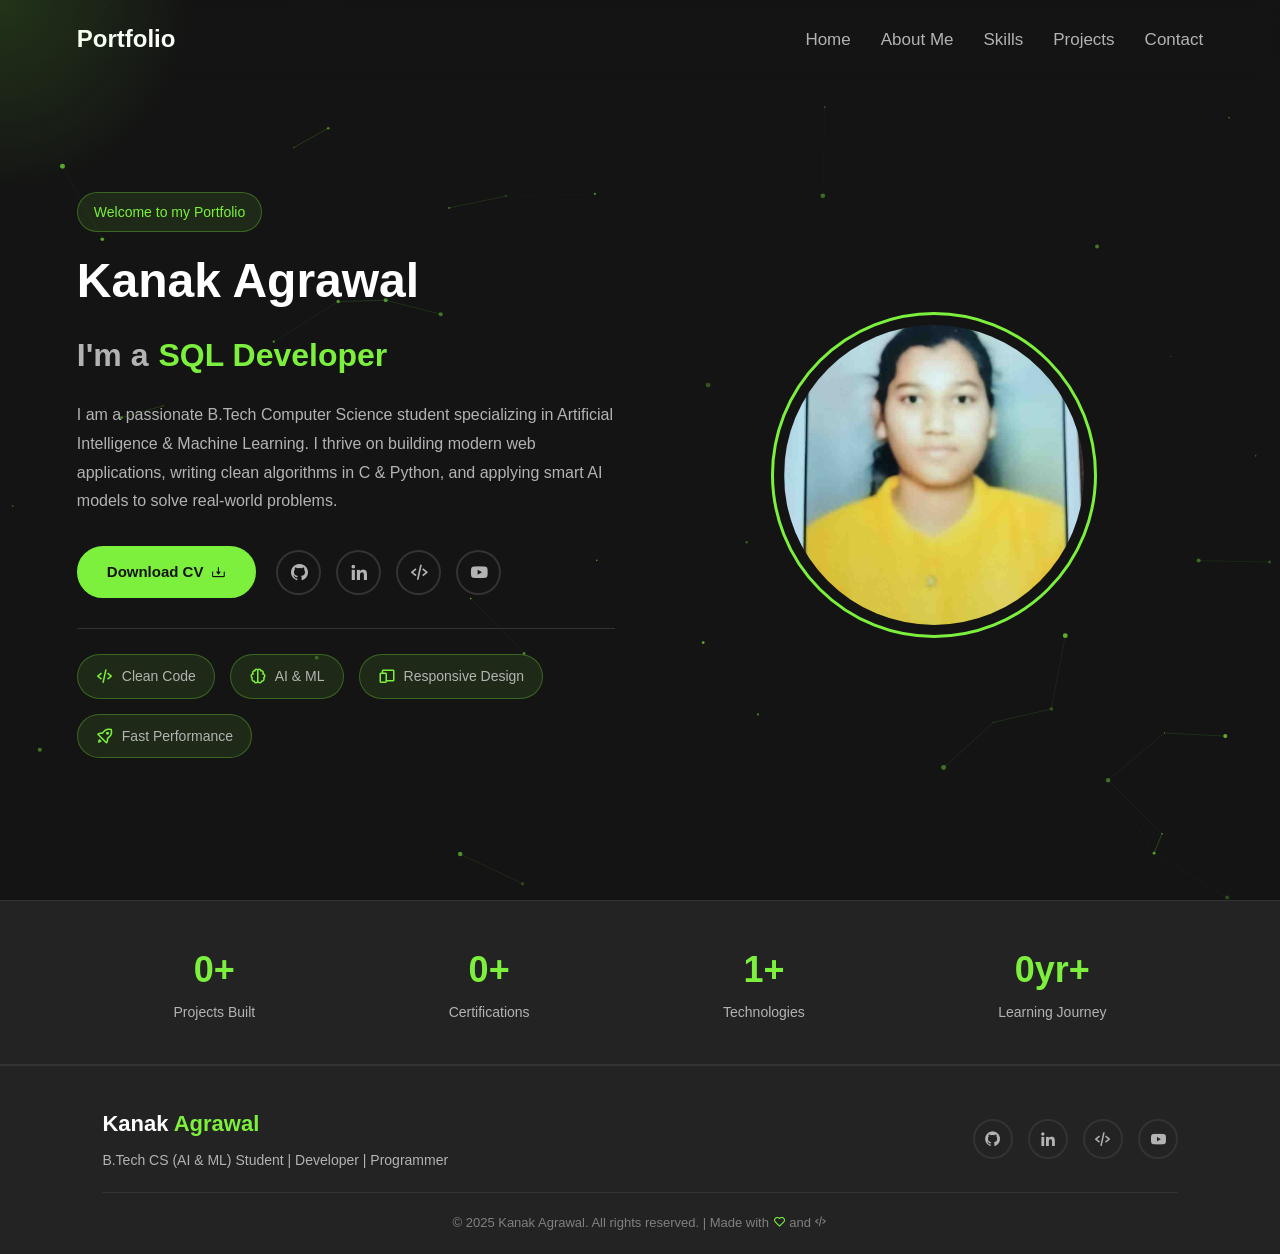
<file: index.html>
<!DOCTYPE html>
<html lang="en">

<head>
    <meta charset="UTF-8">
    <meta name="viewport" content="width=device-width, initial-scale=1.0">
    <title>Kanak Agrawal | Home</title>
    <link href='https://unpkg.com/boxicons@2.1.4/css/boxicons.min.css' rel='stylesheet'>
    <link rel="stylesheet" href="project1.css">
</head>

<body class="home-page">
    <!-- Page Transition Overlay -->
    <div class="page-transition" id="pageTransition"></div>

    <!-- Cursor Glow -->
    <div class="cursor-glow"></div>

    <!-- Floating Particles -->
    <canvas id="particles-canvas"></canvas>

    <!-- Tile Curtain Animation -->
    <div class="tile-curtain">
        <div class="tile" style="--i:1;"></div>
        <div class="tile" style="--i:2;"></div>
        <div class="tile" style="--i:3;"></div>
        <div class="tile" style="--i:4;"></div>
        <div class="tile" style="--i:5;"></div>
        <div class="tile" style="--i:6;"></div>
    </div>

    <!-- Navbar -->
    <nav class="navbar">
        <a href="index.html" class="logo">Portfolio<span></span></a>
        <div class="menu-toggle" id="menuToggle">
            <span></span><span></span><span></span>
        </div>
        <ul id="navMenu">
            <li style="--i:1;"><a href="index.html">Home</a></li>
            <li style="--i:2;"><a href="about.html">About Me</a></li>
            <li style="--i:3;"><a href="skills.html">Skills</a></li>
            <li style="--i:4;"><a href="projects.html">Projects</a></li>
            <li style="--i:5;"><a href="contact.html">Contact</a></li>
        </ul>
    </nav>

    <!-- Hero Section -->
    <section class="home" id="home">
        <div class="home-info">
            <span class="badge">Welcome to my Portfolio</span>
            <h1>Kanak Agrawal</h1>
            <h2>I'm a
                <span class="rotating-word" data-text="SQL Developer" style="--i:1;"></span>
                <span class="rotating-word" data-text="Python Programmer" style="--i:2;"></span>
                <span class="rotating-word" data-text="C Programmer" style="--i:3;"></span>
                <span class="rotating-word" data-text="Frontend Developer" style="--i:4;"></span>
            </h2>
            <p>
                I am a passionate B.Tech Computer Science student specializing in Artificial Intelligence & Machine
                Learning. I thrive on building modern web applications, writing clean algorithms in C & Python, and
                applying smart AI models to solve real-world problems.
            </p>
            <div class="btn-sci">
                <a href="resume.pdf" download="Kanak_Agrawal_CV.pdf" class="btn" id="download-cv">
                    <span>Download CV</span> <i class='bx bx-download'></i>
                </a>
                <div class="sci">
                    <a href="https://github.com/kanakagrawal2007" target="_blank" rel="noopener noreferrer" title="GitHub"><i class='bx bxl-github'></i></a>
                    <a href="https://linkedin.com/in/kanak-agrawal-8b0631380/" target="_blank" rel="noopener noreferrer" title="LinkedIn"><i class='bx bxl-linkedin'></i></a>
                    <a href="https://leetcode.com/u/3SCUit29iL/" target="_blank" rel="noopener noreferrer" title="Leetcode"><i class='bx bx-code-alt'></i></a>
                    <a href="https://youtube.com/@kanakagrawal934" target="_blank" rel="noopener noreferrer" title="YouTube"><i class='bx bxl-youtube'></i></a>
                </div>
            </div>

            <!-- Quick Highlights -->
            <div class="quick-highlights">
                <div class="highlight-item reveal delay-1">
                    <i class='bx bx-code-alt'></i>
                    <span>Clean Code</span>
                </div>
                <div class="highlight-item reveal delay-2">
                    <i class='bx bx-brain'></i>
                    <span>AI & ML</span>
                </div>
                <div class="highlight-item reveal delay-3">
                    <i class='bx bx-devices'></i>
                    <span>Responsive Design</span>
                </div>
                <div class="highlight-item reveal delay-4">
                    <i class='bx bx-rocket'></i>
                    <span>Fast Performance</span>
                </div>
            </div>
        </div>

        <div class="home-img">
            <div class="img-box">
                <div class="img-item">
                    <img src="photo4.jpeg" alt="Kanak Agrawal Profile Picture">
                </div>
            </div>
        </div>
    </section>

    <!-- Stats Strip -->
    <div class="stats-strip">
        <div class="stat-item reveal">
            <span class="stat-num" data-target="3" data-suffix="+">0+</span>
            <span class="stat-label">Projects Built</span>
        </div>
        <div class="stat-item reveal delay-2">
            <span class="stat-num" data-target="3" data-suffix="+">0+</span>
            <span class="stat-label">Certifications</span>
        </div>
        <div class="stat-item reveal delay-3">
            <span class="stat-num" data-target="8" data-suffix="+">0+</span>
            <span class="stat-label">Technologies</span>
        </div>
        <div class="stat-item reveal delay-4">
            <span class="stat-num" data-target="1" data-suffix="yr+">0yr+</span>
            <span class="stat-label">Learning Journey</span>
        </div>
    </div>

    <!-- Footer -->
    <footer class="footer">
        <div class="footer-content">
            <div class="footer-info">
                <h3>Kanak <span>Agrawal</span></h3>
                <p>B.Tech CS (AI & ML) Student | Developer | Programmer</p>
            </div>
            <div class="footer-social">
                <a href="https://github.com/kanakagrawal2007" target="_blank" rel="noopener noreferrer" title="GitHub"><i class='bx bxl-github'></i></a>
                <a href="https://linkedin.com/in/kanak-agrawal-8b0631380/" target="_blank" rel="noopener noreferrer" title="LinkedIn"><i class='bx bxl-linkedin'></i></a>
                <a href="https://leetcode.com/u/3SCUit29iL/" target="_blank" rel="noopener noreferrer" title="Leetcode"><i class='bx bx-code-alt'></i></a>
                <a href="https://youtube.com/@kanakagrawal934" target="_blank" rel="noopener noreferrer" title="YouTube"><i class='bx bxl-youtube'></i></a>
            </div>
        </div>
        <div class="footer-bottom">
            <p>&copy; 2025 Kanak Agrawal. All rights reserved. | Made with <i class='bx bx-heart' style="color: var(--primary-color);"></i> and <i class='bx bx-code-alt'></i></p>
        </div>
    </footer>

    <!-- Scroll to Top -->
    <button class="scroll-top" id="scrollTop" aria-label="Scroll to top">
        <i class='bx bx-chevron-up'></i>
    </button>

    <script src="script.js"></script>
</body>

</html>
</file>
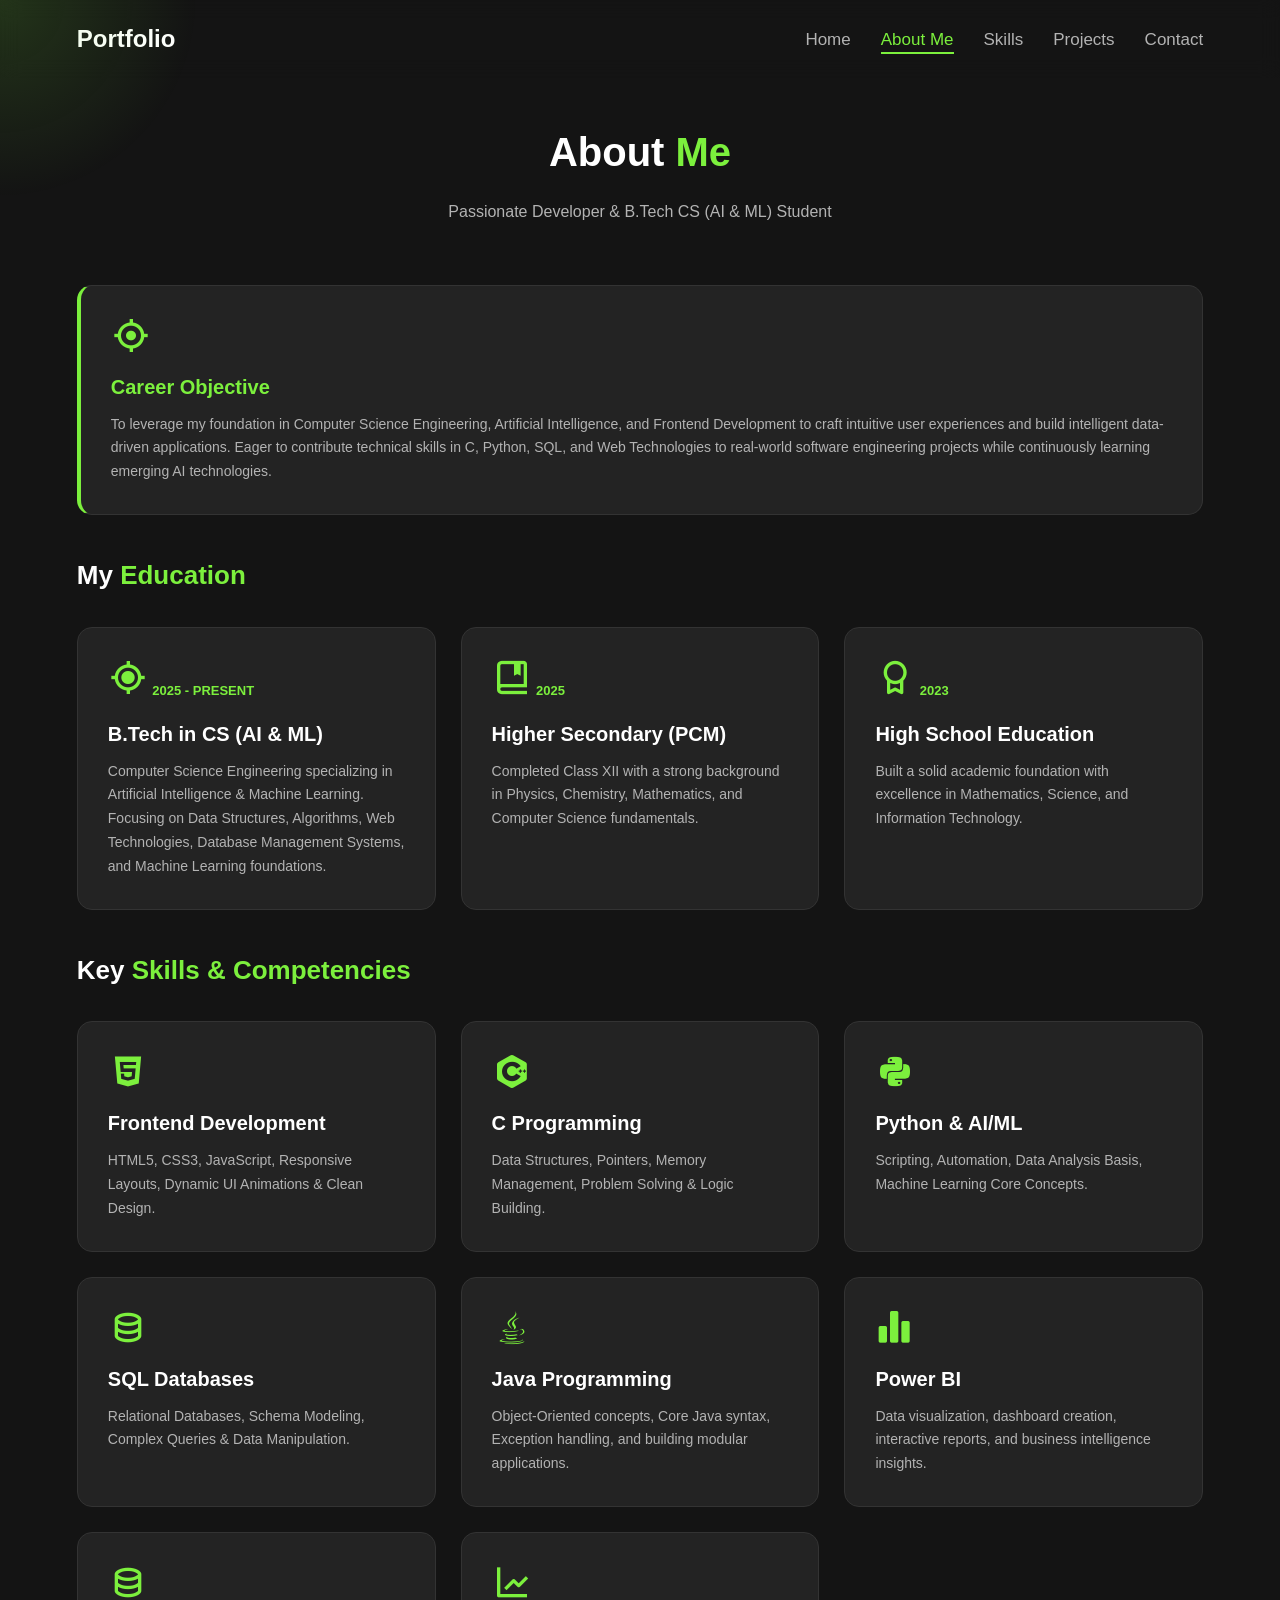
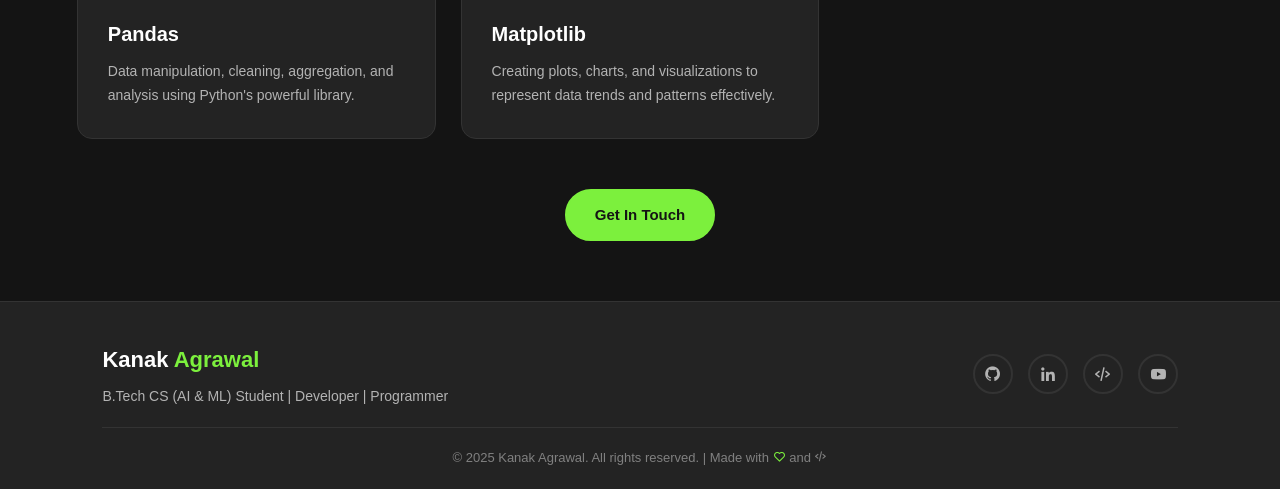
<file: about.html>
<!DOCTYPE html>
<html lang="en">

<head>
    <meta charset="UTF-8">
    <meta name="viewport" content="width=device-width, initial-scale=1.0">
    <title>About Me | Kanak Agrawal</title>
    <link href='https://unpkg.com/boxicons@2.1.4/css/boxicons.min.css' rel='stylesheet'>
    <link rel="stylesheet" href="project1.css">
</head>

<body>
    <div class="page-transition" id="pageTransition"></div>
    <div class="cursor-glow"></div>

    <nav class="navbar">
        <a href="index.html" class="logo">Portfolio<span></span></a>
        <div class="menu-toggle" id="menuToggle" aria-label="Toggle navigation" role="button" tabindex="0">
            <span></span><span></span><span></span>
        </div>
        <ul id="navMenu">
            <li><a href="index.html">Home</a></li>
            <li class="active"><a href="about.html">About Me</a></li>
            <li><a href="skills.html">Skills</a></li>
            <li><a href="projects.html">Projects</a></li>
            <li><a href="contact.html">Contact</a></li>
        </ul>
    </nav>

    <section class="page-section">
        <div class="section-title reveal">
            <h2>About <span>Me</span></h2>
            <p>Passionate Developer & B.Tech CS (AI & ML) Student</p>
        </div>

        <!-- Career Objective -->
        <div class="about-card reveal" style="margin-bottom: 40px; border-left: 4px solid #7cf03d;">
            <i class='bx bx-target-lock icon'></i>
            <h3 style="color: #7cf03d;">Career Objective</h3>
            <p>
                To leverage my foundation in Computer Science Engineering, Artificial Intelligence, and Frontend
                Development to craft intuitive user experiences and build intelligent data-driven applications. Eager
                to contribute technical skills in C, Python, SQL, and Web Technologies to real-world software
                engineering projects while continuously learning emerging AI technologies.
            </p>
        </div>

        <!-- Education -->
        <div class="section-title reveal" style="margin-bottom: 30px; text-align: left;">
            <h3 style="font-size: 26px; font-weight: 600;">My <span style="color: #7cf03d;">Education</span></h3>
        </div>

        <div class="about-container" style="margin-bottom: 40px;">
            <div class="about-card reveal delay-1">
                <i class='bx bx-current-location icon'></i>
                <span style="color: #7cf03d; font-size: 13px; font-weight: 600; text-transform: uppercase;">2025 - Present</span>
                <h3 style="margin-top: 5px;">B.Tech in CS (AI & ML)</h3>
                <p>Computer Science Engineering specializing in Artificial Intelligence & Machine Learning. Focusing on
                    Data Structures, Algorithms, Web Technologies, Database Management Systems, and Machine Learning
                    foundations.</p>
            </div>
            <div class="about-card reveal delay-2">
                <i class='bx bx-book-bookmark icon'></i>
                <span style="color: #7cf03d; font-size: 13px; font-weight: 600; text-transform: uppercase;">2025</span>
                <h3 style="margin-top: 5px;">Higher Secondary (PCM)</h3>
                <p>Completed Class XII with a strong background in Physics, Chemistry, Mathematics, and Computer Science
                    fundamentals.</p>
            </div>
            <div class="about-card reveal delay-3">
                <i class='bx bx-award icon'></i>
                <span style="color: #7cf03d; font-size: 13px; font-weight: 600; text-transform: uppercase;">2023</span>
                <h3 style="margin-top: 5px;">High School Education</h3>
                <p>Built a solid academic foundation with excellence in Mathematics, Science, and Information
                    Technology.</p>
            </div>
        </div>

        <!-- Key Skills -->
        <div class="section-title reveal" style="margin-bottom: 30px; text-align: left;">
            <h3 style="font-size: 26px; font-weight: 600;">Key <span style="color: #7cf03d;">Skills & Competencies</span></h3>
        </div>

        <div class="about-container">
            <div class="about-card reveal delay-1">
                <i class='bx bxl-html5 icon'></i>
                <h3>Frontend Development</h3>
                <p>HTML5, CSS3, JavaScript, Responsive Layouts, Dynamic UI Animations & Clean Design.</p>
            </div>
            <div class="about-card reveal delay-2">
                <i class='bx bxl-c-plus-plus icon'></i>
                <h3>C Programming</h3>
                <p>Data Structures, Pointers, Memory Management, Problem Solving & Logic Building.</p>
            </div>
            <div class="about-card reveal delay-3">
                <i class='bx bxl-python icon'></i>
                <h3>Python & AI/ML</h3>
                <p>Scripting, Automation, Data Analysis Basis, Machine Learning Core Concepts.</p>
            </div>
            <div class="about-card reveal delay-4">
                <i class='bx bx-data icon'></i>
                <h3>SQL Databases</h3>
                <p>Relational Databases, Schema Modeling, Complex Queries & Data Manipulation.</p>
            </div>
            <div class="about-card reveal delay-5">
                <i class='bx bxl-java icon'></i>
                <h3>Java Programming</h3>
                <p>Object-Oriented concepts, Core Java syntax, Exception handling, and building modular applications.</p>
            </div>
            <div class="about-card reveal delay-6">
                <i class='bx bxs-bar-chart-alt-2 icon'></i>
                <h3>Power BI</h3>
                <p>Data visualization, dashboard creation, interactive reports, and business intelligence insights.</p>
            </div>
            <div class="about-card reveal delay-7">
                <i class="bx bx-data icon"></i>
                <h3>Pandas</h3>
                <p>Data manipulation, cleaning, aggregation, and analysis using Python's powerful library.</p>
            </div>
            <div class="about-card reveal delay-8">
                <i class="bx bx-line-chart icon"></i>
                <h3>Matplotlib</h3>
                <p>Creating plots, charts, and visualizations to represent data trends and patterns effectively.</p>
            </div>
        </div>

        <!-- CTA -->
        <div class="reveal" style="margin-top: 50px; text-align: center;">
            <a href="contact.html" class="btn">Get In Touch</a>
        </div>
    </section>

    <!-- Footer -->
    <footer class="footer">
        <div class="footer-content">
            <div class="footer-info">
                <h3>Kanak <span>Agrawal</span></h3>
                <p>B.Tech CS (AI & ML) Student | Developer | Programmer</p>
            </div>
            <div class="footer-social">
                <a href="https://github.com/kanakagrawal2007" target="_blank" rel="noopener noreferrer" title="GitHub"><i class='bx bxl-github'></i></a>
                <a href="https://linkedin.com/in/kanak-agrawal-8b0631380/" target="_blank" rel="noopener noreferrer" title="LinkedIn"><i class='bx bxl-linkedin'></i></a>
                <a href="https://leetcode.com/u/3SCUit29iL/" target="_blank" rel="noopener noreferrer" title="Leetcode"><i class='bx bx-code-alt'></i></a>
                <a href="https://youtube.com/@kanakagrawal934" target="_blank" rel="noopener noreferrer" title="YouTube"><i class='bx bxl-youtube'></i></a>
            </div>
        </div>
        <div class="footer-bottom">
            <p>&copy; 2025 Kanak Agrawal. All rights reserved. | Made with <i class='bx bx-heart' style="color: var(--primary-color);"></i> and <i class='bx bx-code-alt'></i></p>
        </div>
    </footer>

    <button class="scroll-top" id="scrollTop" aria-label="Scroll to top">
        <i class='bx bx-chevron-up'></i>
    </button>

    <script src="script.js"></script>
</body>

</html>
</file>
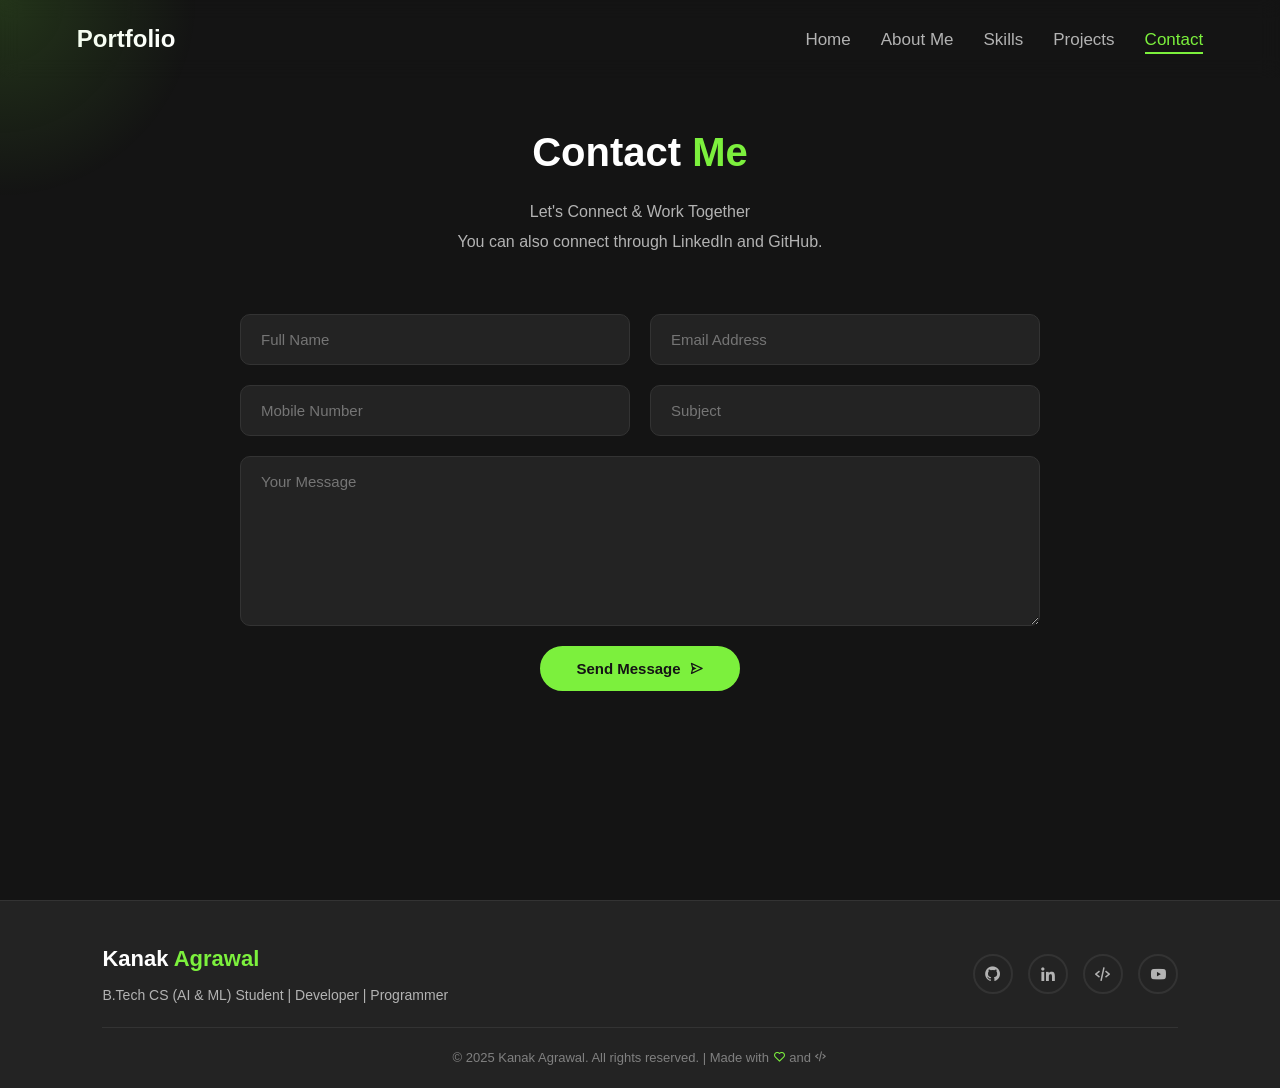
<file: contact.html>
<!DOCTYPE html>
<html lang="en">

<head>
    <meta charset="UTF-8">
    <meta name="viewport" content="width=device-width, initial-scale=1.0">
    <title>Contact Me | Kanak Agrawal</title>
    <link href='https://unpkg.com/boxicons@2.1.4/css/boxicons.min.css' rel='stylesheet'>
    <link rel="stylesheet" href="project1.css">
</head>

<body>
    <div class="page-transition" id="pageTransition"></div>
    <div class="cursor-glow"></div>

    <nav class="navbar">
        <a href="index.html" class="logo">Portfolio<span></span></a>
        <div class="menu-toggle" id="menuToggle" aria-label="Toggle navigation" role="button" tabindex="0">
            <span></span><span></span><span></span>
        </div>
        <ul id="navMenu">
            <li><a href="index.html">Home</a></li>
            <li><a href="about.html">About Me</a></li>
            <li><a href="skills.html">Skills</a></li>
            <li><a href="projects.html">Projects</a></li>
            <li class="active"><a href="contact.html">Contact</a></li>
        </ul>
    </nav>

    <section class="page-section">
        <div class="section-title reveal">
            <h2>Contact <span>Me</span></h2>
            <p>Let's Connect & Work Together</p>
            <p style="margin-top: 4px;">You can also connect through LinkedIn and GitHub.</p>
        </div>

        <div class="contact-container reveal delay-2">
            <form class="contact-form" id="contactForm" onsubmit="handleSubmit(event)">
                <div class="input-box">
                    <input type="text" placeholder="Full Name" required>
                    <input type="email" placeholder="Email Address" required>
                </div>
                <div class="input-box">
                    <input type="text" placeholder="Mobile Number">
                    <input type="text" placeholder="Subject">
                </div>
                <textarea cols="30" rows="8" placeholder="Your Message" required></textarea>
                <button type="submit" class="btn">Send Message <i class='bx bx-send'></i></button>
            </form>
        </div>
    </section>

    <!-- Footer -->
    <footer class="footer">
        <div class="footer-content">
            <div class="footer-info">
                <h3>Kanak <span>Agrawal</span></h3>
                <p>B.Tech CS (AI & ML) Student | Developer | Programmer</p>
            </div>
            <div class="footer-social">
                <a href="https://github.com/kanakagrawal2007" target="_blank" rel="noopener noreferrer" title="GitHub"><i class='bx bxl-github'></i></a>
                <a href="https://linkedin.com/in/kanak-agrawal-8b0631380/" target="_blank" rel="noopener noreferrer" title="LinkedIn"><i class='bx bxl-linkedin'></i></a>
                <a href="https://leetcode.com/u/3SCUit29iL/" target="_blank" rel="noopener noreferrer" title="Leetcode"><i class='bx bx-code-alt'></i></a>
                <a href="https://youtube.com/@kanakagrawal934" target="_blank" rel="noopener noreferrer" title="YouTube"><i class='bx bxl-youtube'></i></a>
            </div>
        </div>
        <div class="footer-bottom">
            <p>&copy; 2025 Kanak Agrawal. All rights reserved. | Made with <i class='bx bx-heart' style="color: var(--primary-color);"></i> and <i class='bx bx-code-alt'></i></p>
        </div>
    </footer>

    <button class="scroll-top" id="scrollTop" aria-label="Scroll to top">
        <i class='bx bx-chevron-up'></i>
    </button>

    <script src="script.js"></script>
</body>

</html>
</file>
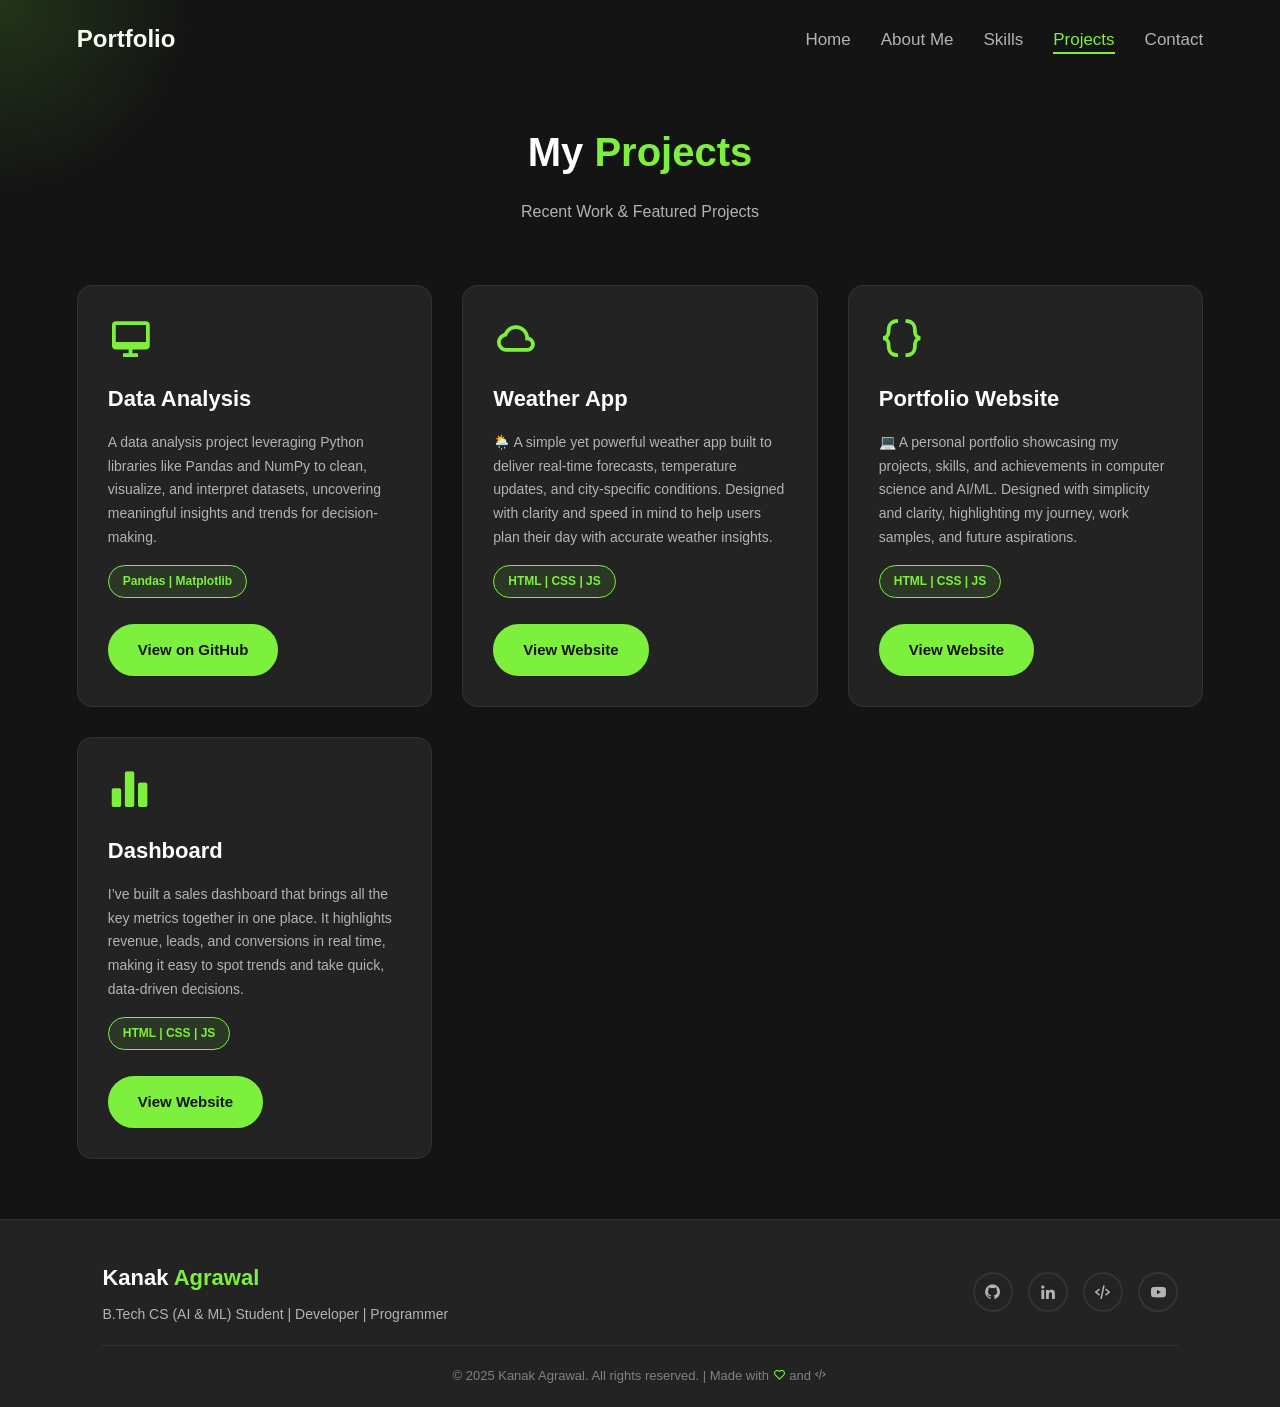
<file: projects.html>
<!DOCTYPE html>
<html lang="en">

<head>
    <meta charset="UTF-8">
    <meta name="viewport" content="width=device-width, initial-scale=1.0">
    <title>Projects | Kanak Agrawal</title>
    <link href='https://unpkg.com/boxicons@2.1.4/css/boxicons.min.css' rel='stylesheet'>
    <link rel="stylesheet" href="project1.css">
</head>

<body>
    <div class="page-transition" id="pageTransition"></div>
    <div class="cursor-glow"></div>

    <nav class="navbar">
        <a href="index.html" class="logo">Portfolio<span></span></a>
        <div class="menu-toggle" id="menuToggle" aria-label="Toggle navigation" role="button" tabindex="0">
            <span></span><span></span><span></span>
        </div>
        <ul id="navMenu">
            <li><a href="index.html">Home</a></li>
            <li><a href="about.html">About Me</a></li>
            <li><a href="skills.html">Skills</a></li>
            <li class="active"><a href="projects.html">Projects</a></li>
            <li><a href="contact.html">Contact</a></li>
        </ul>
    </nav>

    <section class="page-section">
        <div class="section-title reveal">
            <h2>My <span>Projects</span></h2>
            <p>Recent Work & Featured Projects</p>
        </div>

        <div class="projects-grid">
            <div class="project-card reveal delay-1">
                <div class="project-info">
                    <i class='bx bx-desktop icon'></i>
                    <h3>Data Analysis</h3>
                    <p>A data analysis project leveraging Python libraries like Pandas and NumPy to clean, visualize,
                        and interpret datasets, uncovering meaningful insights and trends for decision-making.</p>
                    <span class="tag">
                        <h2>Pandas | Matplotlib</h2>
                    </span>
                    <br><br>
                    <a href="https://github.com/kanakagrawal2007/Data-analysis-project/blob/main/Titanic_dataset.ipynb"
                        target="_blank" class="btn">View on GitHub</a>
                </div>
            </div>

            <div class="project-card reveal delay-2">
                <div class="project-info">
                    <i class='bx bx-cloud icon'></i>
                    <h3>Weather App</h3>
                    <p>🌦️ A simple yet powerful weather app built to deliver real-time forecasts, temperature updates,
                        and city-specific conditions. Designed with clarity and speed in mind to help users plan their
                        day with accurate weather insights.</p>
                    <span class="tag">
                        <h2>HTML | CSS | JS</h2>
                    </span>
                    <br><br>
                    <a href="https://kanakagrawal2007.github.io/web-development-projects/" target="_blank"
                        class="btn">View Website</a>
                </div>
            </div>

            <div class="project-card reveal delay-3">
                <div class="project-info">
                    <i class='bx bx-code-curly icon'></i>
                    <h3>Portfolio Website</h3>
                    <p>💻 A personal portfolio showcasing my projects, skills, and achievements in computer science and
                        AI/ML. Designed with simplicity and clarity, highlighting my journey, work samples, and future
                        aspirations.</p>
                    <span class="tag">
                        <h2>HTML | CSS | JS</h2>
                    </span>
                    <br><br>
                    <a href=" https://kanakagrawal2007.github.io/Portfolio/" target="_blank" class="btn">View Website</a>
                </div>
            </div>

            <div class="project-card reveal delay-4">
                <div class="project-info">
                    <i class='bx bxs-bar-chart-alt-2 icon'></i>
                    <h3>Dashboard</h3>
                    <p>I’ve built a sales dashboard that brings all the key metrics together in one place. It highlights
                        revenue, leads, and conversions in real time, making it easy to spot trends and take quick,
                        data‑driven decisions.</p>
                    <span class="tag">
                        <h2>HTML | CSS | JS</h2>
                    </span>
                    <br><br>
                    <a href="https://kanakagrawal2007.github.io/dashboard/" target="_blank" class="btn">View Website</a>
                </div>
            </div>
        </div>
    </section>

    <!-- Footer -->
    <footer class="footer">
        <div class="footer-content">
            <div class="footer-info">
                <h3>Kanak <span>Agrawal</span></h3>
                <p>B.Tech CS (AI & ML) Student | Developer | Programmer</p>
            </div>
            <div class="footer-social">
                <a href="https://github.com/kanakagrawal2007" target="_blank" rel="noopener noreferrer" title="GitHub"><i class='bx bxl-github'></i></a>
                <a href="https://linkedin.com/in/kanak-agrawal-8b0631380/" target="_blank" rel="noopener noreferrer" title="LinkedIn"><i class='bx bxl-linkedin'></i></a>
                <a href="https://leetcode.com/u/3SCUit29iL/" target="_blank" rel="noopener noreferrer" title="Leetcode"><i class='bx bx-code-alt'></i></a>
                <a href="https://youtube.com/@kanakagrawal934" target="_blank" rel="noopener noreferrer" title="YouTube"><i class='bx bxl-youtube'></i></a>
            </div>
        </div>
        <div class="footer-bottom">
            <p>&copy; 2025 Kanak Agrawal. All rights reserved. | Made with <i class='bx bx-heart' style="color: var(--primary-color);"></i> and <i class='bx bx-code-alt'></i></p>
        </div>
    </footer>

    <button class="scroll-top" id="scrollTop" aria-label="Scroll to top">
        <i class='bx bx-chevron-up'></i>
    </button>

    <script src="script.js"></script>
</body>

</html>
</file>
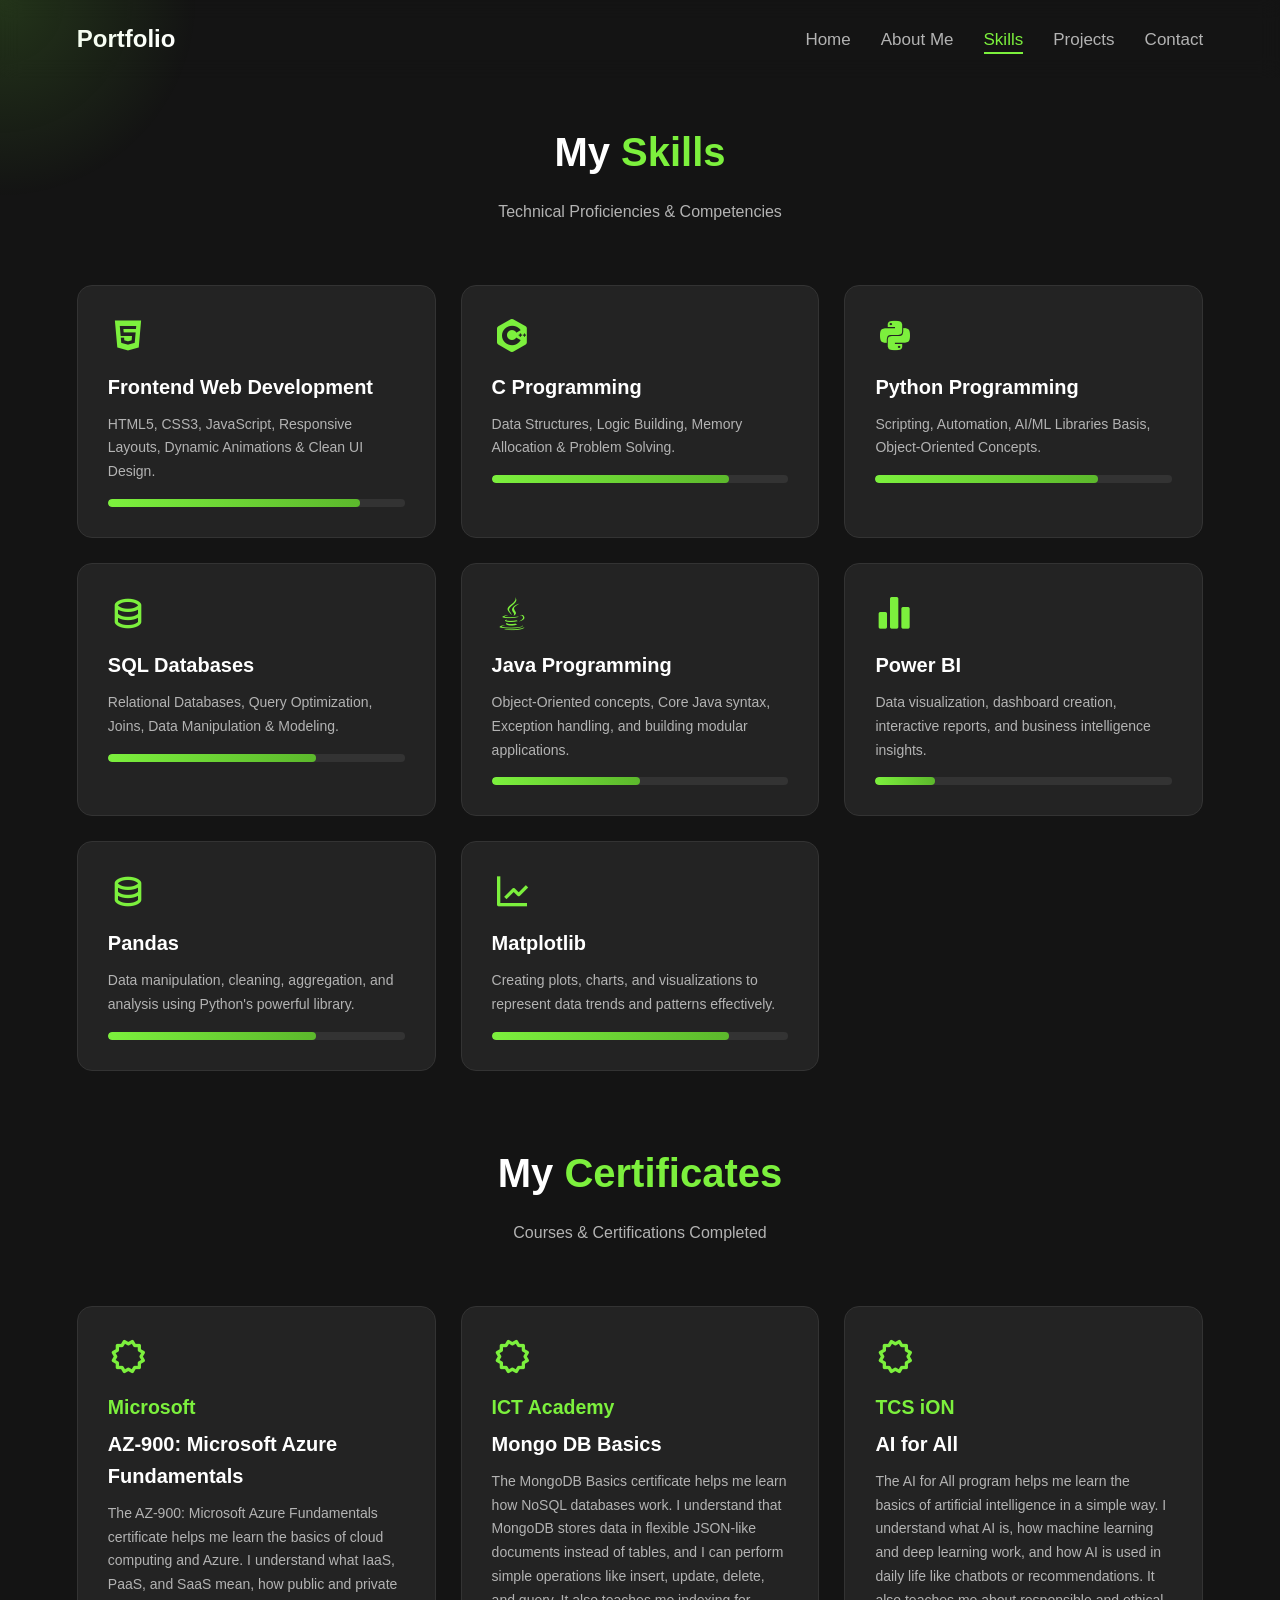
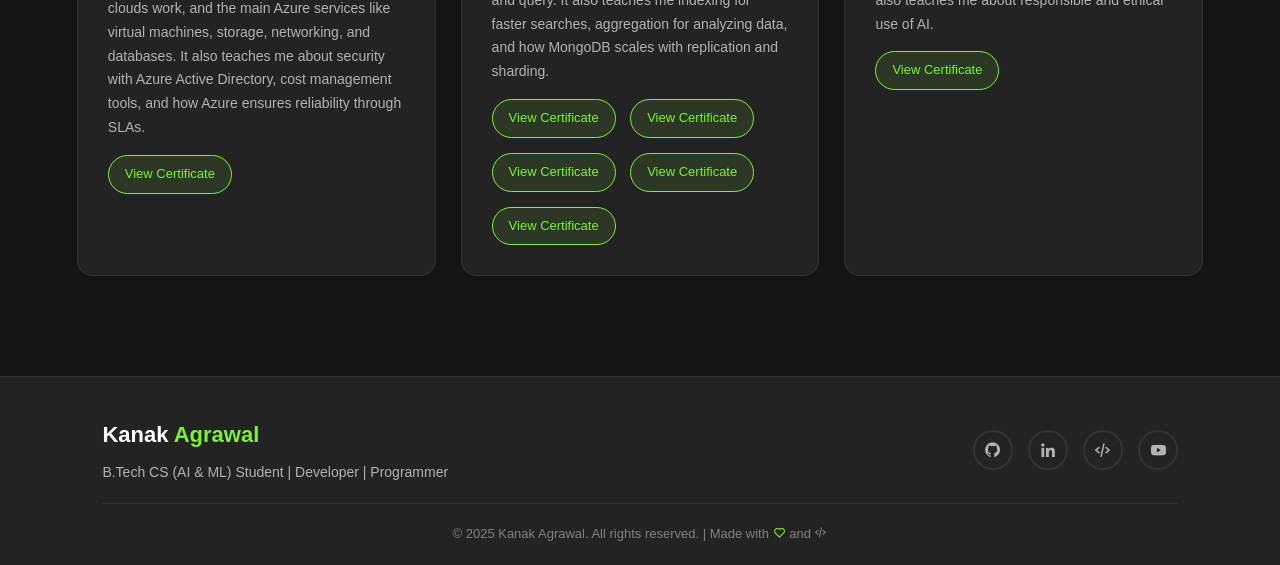
<file: skills.html>
<!DOCTYPE html>
<html lang="en">

<head>
    <meta charset="UTF-8">
    <meta name="viewport" content="width=device-width, initial-scale=1.0">
    <title>My Skills | Kanak Agrawal</title>
    <link href='https://unpkg.com/boxicons@2.1.4/css/boxicons.min.css' rel='stylesheet'>
    <link rel="stylesheet" href="project1.css">
</head>

<body>
    <div class="page-transition" id="pageTransition"></div>
    <div class="cursor-glow"></div>

    <nav class="navbar">
        <a href="index.html" class="logo">Portfolio<span></span></a>
        <div class="menu-toggle" id="menuToggle" aria-label="Toggle navigation" role="button" tabindex="0">
            <span></span><span></span><span></span>
        </div>
        <ul id="navMenu">
            <li><a href="index.html">Home</a></li>
            <li><a href="about.html">About Me</a></li>
            <li class="active"><a href="skills.html">Skills</a></li>
            <li><a href="projects.html">Projects</a></li>
            <li><a href="contact.html">Contact</a></li>
        </ul>
    </nav>

    <section class="page-section">

        <div class="section-title reveal">
            <h2>My <span>Skills</span></h2>
            <p>Technical Proficiencies & Competencies</p>
        </div>

        <div class="skills-grid">
            <div class="skill-card reveal delay-1">
                <i class='bx bxl-html5 icon'></i>
                <h3>Frontend Web Development</h3>
                <p>HTML5, CSS3, JavaScript, Responsive Layouts, Dynamic Animations & Clean UI Design.</p>
                <div class="bar-progress"><div class="progress" style="width: 85%;"></div></div>
            </div>
            <div class="skill-card reveal delay-2">
                <i class='bx bxl-c-plus-plus icon'></i>
                <h3>C Programming</h3>
                <p>Data Structures, Logic Building, Memory Allocation & Problem Solving.</p>
                <div class="bar-progress"><div class="progress" style="width: 80%;"></div></div>
            </div>
            <div class="skill-card reveal delay-3">
                <i class='bx bxl-python icon'></i>
                <h3>Python Programming</h3>
                <p>Scripting, Automation, AI/ML Libraries Basis, Object-Oriented Concepts.</p>
                <div class="bar-progress"><div class="progress" style="width: 75%;"></div></div>
            </div>
            <div class="skill-card reveal delay-4">
                <i class='bx bx-data icon'></i>
                <h3>SQL Databases</h3>
                <p>Relational Databases, Query Optimization, Joins, Data Manipulation & Modeling.</p>
                <div class="bar-progress"><div class="progress" style="width: 70%;"></div></div>
            </div>
            <div class="skill-card reveal delay-5">
                <i class='bx bxl-java icon'></i>
                <h3>Java Programming</h3>
                <p>Object-Oriented concepts, Core Java syntax, Exception handling, and building modular applications.</p>
                <div class="bar-progress"><div class="progress" style="width: 50%;"></div></div>
            </div>
            <div class="skill-card reveal delay-6">
                <i class='bx bxs-bar-chart-alt-2 icon'></i>
                <h3>Power BI</h3>
                <p>Data visualization, dashboard creation, interactive reports, and business intelligence insights.</p>
                <div class="bar-progress"><div class="progress" style="width: 20%;"></div></div>
            </div>
            <div class="skill-card reveal delay-7">
                <i class="bx bx-data icon"></i>
                <h3>Pandas</h3>
                <p>Data manipulation, cleaning, aggregation, and analysis using Python's powerful library.</p>
                <div class="bar-progress"><div class="progress" style="width: 70%;"></div></div>
            </div>
            <div class="skill-card reveal delay-8">
                <i class="bx bx-line-chart icon"></i>
                <h3>Matplotlib</h3>
                <p>Creating plots, charts, and visualizations to represent data trends and patterns effectively.</p>
                <div class="bar-progress"><div class="progress" style="width: 80%;"></div></div>
            </div>
        </div>

        <!-- Certificates Section -->
        <div class="section-title reveal" style="margin-top: 70px;">
            <h2>My <span>Certificates</span></h2>
            <p>Courses & Certifications Completed</p>
        </div>

        <div class="about-container">
            <div class="about-card reveal delay-1">
                <i class='bx bx-certification icon'></i>
                <span style="color: #7cf03d; font-size: 13px; font-weight: 600;"><h1>Microsoft</h1></span>
                <h3 style="margin-top: 5px;">AZ‑900: Microsoft Azure Fundamentals</h3>
                <p>The AZ‑900: Microsoft Azure Fundamentals certificate helps me learn the basics of cloud computing and
                    Azure. I understand what IaaS, PaaS, and SaaS mean, how public and private clouds work, and the
                    main Azure services like virtual machines, storage, networking, and databases. It also teaches me
                    about security with Azure Active Directory, cost management tools, and how Azure ensures reliability
                    through SLAs.</p>
                <a href="az certificate.pdf" target="_blank" class="cert-btn">View Certificate</a>
            </div>
            <div class="about-card reveal delay-2">
                <i class='bx bx-certification icon'></i>
                <span style="color: #7cf03d; font-size: 13px; font-weight: 600;"><h1>ICT Academy</h1></span>
                <h3 style="margin-top: 5px;">Mongo DB Basics</h3>
                <p>The MongoDB Basics certificate helps me learn how NoSQL databases work. I understand that MongoDB
                    stores data in flexible JSON‑like documents instead of tables, and I can perform simple operations
                    like insert, update, delete, and query. It also teaches me indexing for faster searches, aggregation
                    for analyzing data, and how MongoDB scales with replication and sharding.</p>
                <a href="SkillsCert20260723-21-5k45yz.pdf" target="_blank" class="cert-btn">View Certificate</a>
                <a href="SkillsCert20260728-21-9v7ijl.pdf" target="_blank" class="cert-btn">View Certificate</a>
                <a href="SkillsCert20260730-8-3moiei.pdf" target="_blank" class="cert-btn">View Certificate</a>
                <a href="SkillsCert20260731-8-oo2tw8.pdf" target="_blank" class="cert-btn">View Certificate</a>
                <a href="AIandInnovationHowMongoDBEnablesaResilientAIStrategy_Badge20260802-8-980hzb.pdf" target="_blank" class="cert-btn">View Certificate</a>
            </div>
            <div class="about-card reveal delay-3">
                <i class='bx bx-certification icon'></i>
                <span style="color: #7cf03d; font-size: 13px; font-weight: 600;"><h1>TCS iON</h1></span>
                <h3 style="margin-top: 5px;">AI for All</h3>
                <p>The AI for All program helps me learn the basics of artificial intelligence in a simple way. I
                    understand what AI is, how machine learning and deep learning work, and how AI is used in daily
                    life like chatbots or recommendations. It also teaches me about responsible and ethical use of AI.</p>
                <a href="#" target="_blank" class="cert-btn">View Certificate</a>
            </div>
        </div>
    </section>

    <!-- Footer -->
    <footer class="footer">
        <div class="footer-content">
            <div class="footer-info">
                <h3>Kanak <span>Agrawal</span></h3>
                <p>B.Tech CS (AI & ML) Student | Developer | Programmer</p>
            </div>
            <div class="footer-social">
                <a href="https://github.com/kanakagrawal2007" target="_blank" rel="noopener noreferrer" title="GitHub"><i class='bx bxl-github'></i></a>
                <a href="https://linkedin.com/in/kanak-agrawal-8b0631380/" target="_blank" rel="noopener noreferrer" title="LinkedIn"><i class='bx bxl-linkedin'></i></a>
                <a href="https://leetcode.com/u/3SCUit29iL/" target="_blank" rel="noopener noreferrer" title="Leetcode"><i class='bx bx-code-alt'></i></a>
                <a href="https://youtube.com/@kanakagrawal934" target="_blank" rel="noopener noreferrer" title="YouTube"><i class='bx bxl-youtube'></i></a>
            </div>
        </div>
        <div class="footer-bottom">
            <p>&copy; 2025 Kanak Agrawal. All rights reserved. | Made with <i class='bx bx-heart' style="color: var(--primary-color);"></i> and <i class='bx bx-code-alt'></i></p>
        </div>
    </footer>

    <button class="scroll-top" id="scrollTop" aria-label="Scroll to top">
        <i class='bx bx-chevron-up'></i>
    </button>

    <script src="script.js"></script>
</body>

</html>
</file>
<file: project1.css>
/* ========================================
   Portfolio CSS - Kanak Agrawal
   Responsive Styles with Animations
======================================== */

/* CSS Variables */
:root {
    --primary-color: #7cf03d;
    --dark-bg: #1f1f1f;
    --darker-bg: #141414;
    --card-bg: #232323;
    --text-primary: #ffffff;
    --text-secondary: #b3b3b3;
    --text-muted: #808080;
    --border-color: #333333;
    --transition-speed: 0.3s;
    --shadow-color: rgba(124, 240, 61, 0.3);
}

/* Reset & Base Styles */
* {
    margin: 0;
    padding: 0;
    box-sizing: border-box;
}

html {
    scroll-behavior: smooth;
}

body {
    font-family: 'Poppins', -apple-system, BlinkMacSystemFont, 'Segoe UI', Roboto, sans-serif;
    background-color: var(--darker-bg);
    color: var(--text-primary);
    line-height: 1.6;
    overflow-x: hidden;
}

a {
    text-decoration: none;
    color: inherit;
    transition: color var(--transition-speed);
}

ul {
    list-style: none;
}

img {
    max-width: 100%;
    height: auto;
}

/* Page Transition Overlay */
.page-transition {
    position: fixed;
    top: 0;
    left: 0;
    width: 100%;
    height: 100%;
    background: var(--dark-bg);
    z-index: 9999;
    pointer-events: none;
    opacity: 0;
    transition: opacity 0.4s ease;
}

.page-transition.active {
    opacity: 1;
}

/* Cursor Glow Effect */
.cursor-glow {
    position: fixed;
    width: 400px;
    height: 400px;
    background: radial-gradient(circle, rgba(124, 240, 61, 0.15) 0%, transparent 70%);
    border-radius: 50%;
    pointer-events: none;
    z-index: 9998;
    transform: translate(-50%, -50%);
    transition: opacity 0.3s;
}

/* Particles Canvas */
#particles-canvas {
    position: fixed;
    top: 0;
    left: 0;
    width: 100%;
    height: 100%;
    z-index: -1;
}

/* Tile Curtain Animation */
.tile-curtain {
    position: fixed;
    top: 0;
    left: 0;
    width: 100%;
    height: 100%;
    pointer-events: none;
    z-index: 9997;
}

.tile-curtain .tile {
    position: absolute;
    width: calc(100% / 3);
    height: calc(100% / 2);
    background: var(--darker-bg);
    transition: transform 0.6s ease;
}

.tile-curtain .tile:nth-child(1) {
    left: 0;
    top: 0;
    transform: scaleY(0);
    transform-origin: bottom;
}

.tile-curtain .tile:nth-child(2) {
    left: calc(100% / 3);
    top: 0;
    transform: scaleY(0);
    transform-origin: bottom;
}

.tile-curtain .tile:nth-child(3) {
    left: calc(100% / 3 * 2);
    top: 0;
    transform: scaleY(0);
    transform-origin: bottom;
}

.tile-curtain .tile:nth-child(4) {
    left: 0;
    top: 50%;
    transform: scaleY(0);
    transform-origin: top;
}

.tile-curtain .tile:nth-child(5) {
    left: calc(100% / 3);
    top: 50%;
    transform: scaleY(0);
    transform-origin: top;
}

.tile-curtain .tile:nth-child(6) {
    left: calc(100% / 3 * 2);
    top: 50%;
    transform: scaleY(0);
    transform-origin: top;
}

.tile-curtain.active .tile {
    transform: scaleY(1);
}

/* Navbar */
.navbar {
    position: fixed;
    top: 0;
    left: 0;
    width: 100%;
    padding: 20px 8%;
    display: flex;
    justify-content: space-between;
    align-items: center;
    z-index: 1000;
    background: rgba(20, 20, 20, 0.9);
    backdrop-filter: blur(10px);
    transition: padding var(--transition-speed);
}

.navbar.scrolled {
    padding: 15px 8%;
    box-shadow: 0 2px 20px rgba(0, 0, 0, 0.3);
}

.logo {
    font-size: 24px;
    font-weight: 700;
    color: var(--text-primary);
    transition: color var(--transition-speed);
}

.logo span {
    color: var(--primary-color);
}

.navbar .menu-toggle {
    display: none;
    flex-direction: column;
    cursor: pointer;
    gap: 5px;
    z-index: 1001;
}

.navbar .menu-toggle span {
    width: 25px;
    height: 3px;
    background: var(--text-primary);
    transition: var(--transition-speed);
}

#navMenu {
    display: flex;
    gap: 30px;
}

#navMenu li a {
    color: var(--text-secondary);
    font-size: 17px;
    font-weight: 500;
    position: relative;
    transition: color var(--transition-speed);
}

#navMenu li a::before {
    content: '';
    position: absolute;
    bottom: -5px;
    left: 0;
    width: 0;
    height: 2px;
    background: var(--primary-color);
    transition: width var(--transition-speed);
}

#navMenu li a:hover,
#navMenu li.active a {
    color: var(--primary-color);
}

#navMenu li a:hover::before,
#navMenu li.active a::before {
    width: 100%;
}

/* Home Section */
.home {
    min-height: 100vh;
    display: flex;
    align-items: center;
    justify-content: space-between;
    padding: 100px 8% 50px;
    gap: 50px;
}

.home-info {
    flex: 1;
    max-width: 600px;
}

.badge {
    display: inline-block;
    padding: 8px 16px;
    background: rgba(124, 240, 61, 0.1);
    border: 1px solid rgba(124, 240, 61, 0.3);
    border-radius: 25px;
    font-size: 14px;
    color: var(--primary-color);
    margin-bottom: 20px;
}

.home-info h1 {
    font-size: 48px;
    font-weight: 700;
    line-height: 1.2;
    margin-bottom: 20px;
}

.home-info h2 {
    font-size: 32px;
    font-weight: 600;
    color: var(--text-secondary);
    margin-bottom: 20px;
    display: flex;
    flex-wrap: wrap;
    align-items: center;
    gap: 10px;
}

.home-info h2 span.rotating-text {
    position: relative;
    display: inline-block;
    color: var(--primary-color);
    min-width: 200px;
    text-align: left;
    opacity: 1;
    transform: translateY(0);
}

.home-info p {
    font-size: 16px;
    color: var(--text-secondary);
    margin-bottom: 30px;
    line-height: 1.8;
}

.btn-sci {
    display: flex;
    align-items: center;
    gap: 20px;
}

.btn {
    display: inline-flex;
    align-items: center;
    gap: 8px;
    padding: 12px 28px;
    background: var(--primary-color);
    color: var(--darker-bg);
    border-radius: 30px;
    font-size: 15px;
    font-weight: 600;
    transition: all var(--transition-speed);
    border: 2px solid var(--primary-color);
    cursor: pointer;
}

.btn:hover {
    background: transparent;
    color: var(--primary-color);
    transform: translateY(-3px);
    box-shadow: 0 10px 20px var(--shadow-color);
}

.sci {
    display: flex;
    gap: 15px;
}

.sci a {
    width: 45px;
    height: 45px;
    display: flex;
    align-items: center;
    justify-content: center;
    border: 2px solid var(--border-color);
    border-radius: 50%;
    color: var(--text-secondary);
    font-size: 20px;
    transition: all var(--transition-speed);
}

.sci a:hover {
    border-color: var(--primary-color);
    color: var(--primary-color);
    transform: translateY(-3px);
    box-shadow: 0 5px 15px var(--shadow-color);
}

/* Quick Highlights */
.quick-highlights {
    display: flex;
    flex-wrap: wrap;
    gap: 15px;
    margin-top: 30px;
    padding-top: 25px;
    border-top: 1px solid var(--border-color);
}

.highlight-item {
    display: flex;
    align-items: center;
    gap: 8px;
    padding: 10px 18px;
    background: rgba(124, 240, 61, 0.1);
    border: 1px solid rgba(124, 240, 61, 0.3);
    border-radius: 25px;
    font-size: 14px;
    color: var(--text-secondary);
    transition: all var(--transition-speed);
}

.highlight-item i {
    color: var(--primary-color);
    font-size: 18px;
}

.highlight-item:hover {
    background: rgba(124, 240, 61, 0.2);
    border-color: var(--primary-color);
    transform: translateY(-2px);
}

.home-img {
    flex: 1;
    display: flex;
    justify-content: center;
    align-items: center;
}

.img-box {
    width: 320px;
    height: 320px;
    position: relative;
    display: flex;
    justify-content: center;
    align-items: center;
}

.img-box::before {
    content: '';
    position: absolute;
    width: 100%;
    height: 100%;
    border: 3px solid var(--primary-color);
    border-radius: 50%;
    animation: pulse 2s ease-in-out infinite;
}

.img-item {
    width: 300px;
    height: 300px;
    border-radius: 50%;
    overflow: hidden;
    position: relative;
    z-index: 1;
}

.img-item img {
    width: 100%;
    height: 100%;
    object-fit: cover;
    transition: transform 0.5s;
}

.img-item:hover img {
    transform: scale(1.1);
}

/* Stats Strip */
.stats-strip {
    display: flex;
    justify-content: space-around;
    padding: 40px 8%;
    background: var(--card-bg);
    border-top: 1px solid var(--border-color);
    border-bottom: 1px solid var(--border-color);
}

.stat-item {
    text-align: center;
}

.stat-num {
    font-size: 36px;
    font-weight: 700;
    color: var(--primary-color);
    display: block;
}

.stat-label {
    font-size: 14px;
    color: var(--text-secondary);
    margin-top: 5px;
}

/* Page Sections */
.page-section {
    padding: 120px 8% 60px;
    min-height: 100vh;
}

.section-title {
    text-align: center;
    margin-bottom: 60px;
}

.section-title h2 {
    font-size: 40px;
    font-weight: 700;
    margin-bottom: 15px;
}

.section-title h2 span {
    color: var(--primary-color);
}

.section-title p {
    color: var(--text-secondary);
    font-size: 16px;
}

/* About Cards */
.about-container {
    display: grid;
    grid-template-columns: repeat(auto-fit, minmax(300px, 1fr));
    gap: 25px;
    margin-bottom: 40px;
}

.about-card {
    background: var(--card-bg);
    padding: 30px;
    border-radius: 15px;
    border: 1px solid var(--border-color);
    transition: all var(--transition-speed);
    position: relative;
    overflow: hidden;
}

.about-card::before {
    content: '';
    position: absolute;
    top: 0;
    left: 0;
    width: 100%;
    height: 3px;
    background: var(--primary-color);
    transform: scaleX(0);
    transform-origin: left;
    transition: transform var(--transition-speed);
}

.about-card:hover::before {
    transform: scaleX(1);
}

.about-card:hover {
    transform: translateY(-5px);
    box-shadow: 0 10px 30px rgba(0, 0, 0, 0.3);
}

.about-card .icon {
    font-size: 40px;
    color: var(--primary-color);
    margin-bottom: 15px;
}

.about-card h3 {
    font-size: 20px;
    margin-bottom: 10px;
    color: var(--text-primary);
}

.about-card p {
    font-size: 14px;
    color: var(--text-secondary);
    line-height: 1.7;
}

.cert-btn {
    display: inline-block;
    margin-top: 15px;
    margin-right: 10px;
    padding: 8px 16px;
    background: rgba(124, 240, 61, 0.1);
    border: 1px solid var(--primary-color);
    border-radius: 20px;
    color: var(--primary-color);
    font-size: 13px;
    transition: all var(--transition-speed);
}

.cert-btn:hover {
    background: var(--primary-color);
    color: var(--darker-bg);
}

/* Skills Grid */
.skills-grid {
    display: grid;
    grid-template-columns: repeat(auto-fit, minmax(280px, 1fr));
    gap: 25px;
}

.skill-card {
    background: var(--card-bg);
    padding: 30px;
    border-radius: 15px;
    border: 1px solid var(--border-color);
    transition: all var(--transition-speed);
}

.skill-card:hover {
    transform: translateY(-5px);
    box-shadow: 0 10px 30px rgba(0, 0, 0, 0.3);
    border-color: var(--primary-color);
}

.skill-card .icon {
    font-size: 40px;
    color: var(--primary-color);
    margin-bottom: 15px;
}

.skill-card h3 {
    font-size: 20px;
    margin-bottom: 10px;
}

.skill-card p {
    font-size: 14px;
    color: var(--text-secondary);
    margin-bottom: 15px;
    line-height: 1.7;
}

.bar-progress {
    width: 100%;
    height: 8px;
    background: var(--border-color);
    border-radius: 10px;
    overflow: hidden;
}

.progress {
    height: 100%;
    background: linear-gradient(90deg, var(--primary-color), #5cb82c);
    border-radius: 10px;
    transition: width 1s ease;
    width: 0;
}

.progress.animated {
    width: var(--progress-width, 0);
}

/* Projects Grid */
.projects-grid {
    display: grid;
    grid-template-columns: repeat(auto-fit, minmax(300px, 1fr));
    gap: 30px;
}

.project-card {
    background: var(--card-bg);
    border-radius: 15px;
    overflow: hidden;
    border: 1px solid var(--border-color);
    transition: all var(--transition-speed);
}

.project-card:hover {
    transform: translateY(-10px);
    box-shadow: 0 20px 40px rgba(0, 0, 0, 0.3);
    border-color: var(--primary-color);
}

.project-info {
    padding: 30px;
}

.project-info .icon {
    font-size: 45px;
    color: var(--primary-color);
    margin-bottom: 20px;
}

.project-info h3 {
    font-size: 22px;
    margin-bottom: 15px;
}

.project-info p {
    font-size: 14px;
    color: var(--text-secondary);
    line-height: 1.7;
    margin-bottom: 15px;
}

.tag h2 {
    display: inline-block;
    padding: 6px 14px;
    background: rgba(124, 240, 61, 0.1);
    border: 1px solid var(--primary-color);
    border-radius: 20px;
    font-size: 12px;
    font-weight: 600;
    color: var(--primary-color);
}

/* Contact Form */
.contact-container {
    max-width: 800px;
    margin: 0 auto;
}

.contact-form {
    display: flex;
    flex-direction: column;
    gap: 20px;
}

.input-box {
    display: grid;
    grid-template-columns: repeat(auto-fit, minmax(250px, 1fr));
    gap: 20px;
}

.contact-form input,
.contact-form textarea {
    width: 100%;
    padding: 16px 20px;
    background: var(--card-bg);
    border: 1px solid var(--border-color);
    border-radius: 10px;
    color: var(--text-primary);
    font-size: 15px;
    font-family: inherit;
    transition: all var(--transition-speed);
}

.contact-form input:focus,
.contact-form textarea:focus {
    outline: none;
    border-color: var(--primary-color);
    box-shadow: 0 0 15px rgba(124, 240, 61, 0.2);
}

.contact-form textarea {
    resize: vertical;
    min-height: 150px;
}

.contact-form .btn {
    align-self: center;
    min-width: 200px;
    justify-content: center;
}

/* Scroll to Top Button */
.scroll-top {
    position: fixed;
    bottom: 30px;
    right: 30px;
    width: 50px;
    height: 50px;
    background: var(--primary-color);
    border: none;
    border-radius: 50%;
    cursor: pointer;
    display: flex;
    align-items: center;
    justify-content: center;
    font-size: 24px;
    color: var(--darker-bg);
    opacity: 0;
    visibility: hidden;
    transform: translateY(20px);
    transition: all var(--transition-speed);
    z-index: 999;
}

.scroll-top.active {
    opacity: 1;
    visibility: visible;
    transform: translateY(0);
}

.scroll-top:hover {
    transform: translateY(-5px);
    box-shadow: 0 10px 20px var(--shadow-color);
}

/* Reveal Animations */
.reveal {
    opacity: 0;
    transform: translateY(50px);
    transition: all 0.8s ease;
}

.reveal.active {
    opacity: 1;
    transform: translateY(0);
}

.delay-1 { transition-delay: 0.1s; }
.delay-2 { transition-delay: 0.2s; }
.delay-3 { transition-delay: 0.3s; }
.delay-4 { transition-delay: 0.4s; }
.delay-5 { transition-delay: 0.5s; }
.delay-6 { transition-delay: 0.6s; }
.delay-7 { transition-delay: 0.7s; }
.delay-8 { transition-delay: 0.8s; }

/* Animations */
@keyframes pulse {
    0%, 100% { transform: scale(1); opacity: 1; }
    50% { transform: scale(1.05); opacity: 0.8; }
}

/* Responsive Styles */

/* Large Desktop (1400px and up) */
@media (min-width: 1400px) {
    .home-info h1 {
        font-size: 56px;
    }
    
    .home-info h2 {
        font-size: 38px;
    }
    
    .img-box {
        width: 450px;
        height: 450px;
    }
    
    .img-item {
        width: 430px;
        height: 430px;
    }
}

/* Desktop (1200px - 1399px) */
@media (max-width: 1399px) {
    .home {
        padding: 100px 6% 50px;
    }
    
    .navbar {
        padding: 20px 6%;
    }
    
    .page-section {
        padding: 120px 6% 60px;
    }
    
    .stats-strip {
        padding: 40px 6%;
    }
}

/* Tablet Landscape (992px - 1199px) */
@media (max-width: 1199px) {
    .home {
        flex-direction: column-reverse;
        text-align: center;
        padding: 120px 5% 60px;
    }
    
    .home-info {
        max-width: 100%;
    }
    
    .home-info h1 {
        font-size: 42px;
    }
    
    .home-info h2 {
        font-size: 28px;
    }
    
    .btn-sci {
        justify-content: center;
        flex-wrap: wrap;
    }
    
    .img-box {
        width: 350px;
        height: 350px;
    }
    
    .img-item {
        width: 330px;
        height: 330px;
    }
    
    .stats-strip {
        flex-wrap: wrap;
        gap: 30px;
    }
    
    .stat-item {
        flex: 1 1 calc(50% - 30px);
        min-width: 150px;
    }
}

/* Tablet Portrait (768px - 991px) */
@media (max-width: 991px) {
    .navbar {
        padding: 20px 5%;
    }
    
    .page-section {
        padding: 120px 5% 50px;
    }
    
    .section-title h2 {
        font-size: 36px;
    }
    
    .about-container,
    .skills-grid,
    .projects-grid {
        grid-template-columns: repeat(auto-fit, minmax(280px, 1fr));
    }
}

/* Mobile Landscape (576px - 767px) */
@media (max-width: 767px) {
    .navbar {
        padding: 15px 5%;
    }
    
    .navbar .menu-toggle {
        display: flex;
    }
    
    #navMenu {
        position: fixed;
        top: 0;
        right: -100%;
        width: 70%;
        max-width: 300px;
        height: 100vh;
        background: var(--card-bg);
        flex-direction: column;
        justify-content: center;
        align-items: center;
        gap: 30px;
        transition: right var(--transition-speed);
        box-shadow: -10px 0 30px rgba(0, 0, 0, 0.3);
    }
    
    #navMenu.active {
        right: 0;
    }
    
    #navMenu li a {
        font-size: 18px;
    }
    
    .menu-toggle.active span:nth-child(1) {
        transform: rotate(45deg) translate(5px, 5px);
    }
    
    .menu-toggle.active span:nth-child(2) {
        opacity: 0;
    }
    
    .menu-toggle.active span:nth-child(3) {
        transform: rotate(-45deg) translate(7px, -6px);
    }
    
    .home {
        padding: 100px 5% 50px;
    }
    
    .home-info h1 {
        font-size: 36px;
    }
    
    .home-info h2 {
        font-size: 24px;
    }
    
    .home-info p {
        font-size: 14px;
    }
    
    .btn {
        padding: 12px 24px;
        font-size: 14px;
    }
    
    .img-box {
        width: 280px;
        height: 280px;
    }
    
    .img-item {
        width: 260px;
        height: 260px;
    }
    
    .section-title h2 {
        font-size: 32px;
    }
    
    .section-title p {
        font-size: 14px;
    }
    
    .stats-strip {
        padding: 30px 5%;
    }
    
    .stat-num {
        font-size: 28px;
    }
    
    .stat-label {
        font-size: 12px;
    }
    
    .about-card,
    .skill-card {
        padding: 25px;
    }
    
    .input-box {
        grid-template-columns: 1fr;
    }
    
    .contact-form .btn {
        width: 100%;
    }
    
    .cursor-glow {
        display: none;
    }
}

/* Mobile Portrait (480px - 575px) */
@media (max-width: 575px) {
    body {
        font-size: 14px;
    }
    
    .home-info h1 {
        font-size: 30px;
    }
    
    .home-info h2 {
        font-size: 20px;
    }
    
    .img-box {
        width: 240px;
        height: 240px;
    }
    
    .img-item {
        width: 220px;
        height: 220px;
    }
    
    .section-title h2 {
        font-size: 28px;
    }
    
    .about-container,
    .skills-grid,
    .projects-grid {
        grid-template-columns: 1fr;
    }
    
    .project-info {
        padding: 20px;
    }
    
    .project-info h3 {
        font-size: 20px;
    }
    
    .scroll-top {
        bottom: 20px;
        right: 20px;
        width: 45px;
        height: 45px;
        font-size: 20px;
    }
}

/* Small Mobile (320px - 479px) */
@media (max-width: 479px) {
    .home {
        padding: 90px 4% 40px;
    }
    
    .home-info h1 {
        font-size: 26px;
    }
    
    .home-info h2 {
        font-size: 18px;
    }
    
    .badge {
        font-size: 12px;
        padding: 6px 12px;
    }
    
    .btn {
        padding: 10px 20px;
        font-size: 13px;
    }
    
    .sci {
        gap: 10px;
    }
    
    .sci a {
        width: 40px;
        height: 40px;
        font-size: 18px;
    }
    
    .img-box {
        width: 200px;
        height: 200px;
    }
    
    .img-item {
        width: 180px;
        height: 180px;
    }
    
    .section-title h2 {
        font-size: 24px;
    }
    
    .about-card .icon,
    .skill-card .icon,
    .project-info .icon {
        font-size: 35px;
    }
    
    .about-card h3,
    .skill-card h3,
    .project-info h3 {
        font-size: 18px;
    }
    
    .stat-num {
        font-size: 24px;
    }
    
    .input-box {
        grid-template-columns: 1fr;
        gap: 15px;
    }
    
    .contact-form input,
    .contact-form textarea {
        padding: 14px 16px;
        font-size: 14px;
    }
    
    .tile-curtain .tile {
        width: calc(100% / 2);
        height: calc(100% / 3);
    }
    
    .tile-curtain .tile:nth-child(1) { left: 0; top: 0; }
    .tile-curtain .tile:nth-child(2) { left: 50%; top: 0; }
    .tile-curtain .tile:nth-child(3) { left: 0; top: 33.33%; }
    .tile-curtain .tile:nth-child(4) { left: 50%; top: 33.33%; }
    .tile-curtain .tile:nth-child(5) { left: 0; top: 66.66%; }
    .tile-curtain .tile:nth-child(6) { left: 50%; top: 66.66%; }
}

/* Print Styles */
@media print {
    .navbar,
    .page-transition,
    .cursor-glow,
    #particles-canvas,
    .tile-curtain,
    .scroll-top,
    .sci {
        display: none !important;
    }
    
    body {
        background: white;
        color: black;
    }
    
    .about-card,
    .skill-card,
    .project-card {
        break-inside: avoid;
        border: 1px solid #ccc;
        box-shadow: none;
    }
}

/* Reduced Motion */
@media (prefers-reduced-motion: reduce) {
    *,
    *::before,
    *::after {
        animation-duration: 0.01ms !important;
        animation-iteration-count: 1 !important;
        transition-duration: 0.01ms !important;
    }
    
    .tile-curtain .tile {
        transition: none;
    }
    
    .reveal {
        opacity: 1;
        transform: none;
        transition: none;
    }
}
/* ========================================
   Footer Styles
======================================== */

.footer {
    background: var(--card-bg);
    border-top: 1px solid var(--border-color);
    padding: 40px 8% 20px;
    margin-top: 0;
}

.footer-content {
    display: flex;
    flex-wrap: wrap;
    justify-content: space-between;
    align-items: center;
    gap: 20px;
    margin-bottom: 20px;
}

.footer-info h3 {
    font-size: 22px;
    color: var(--text-primary);
    margin-bottom: 8px;
}

.footer-info h3 span {
    color: var(--primary-color);
}

.footer-info p {
    font-size: 14px;
    color: var(--text-secondary);
}

.footer-social {
    display: flex;
    gap: 15px;
}

.footer-social a {
    width: 40px;
    height: 40px;
    display: flex;
    align-items: center;
    justify-content: center;
    border: 2px solid var(--border-color);
    border-radius: 50%;
    color: var(--text-secondary);
    font-size: 18px;
    transition: all var(--transition-speed);
}

.footer-social a:hover {
    border-color: var(--primary-color);
    color: var(--primary-color);
    transform: translateY(-3px);
}

.footer-bottom {
    text-align: center;
    padding-top: 20px;
    border-top: 1px solid var(--border-color);
}

.footer-bottom p {
    font-size: 13px;
    color: var(--text-muted);
}

.footer-bottom a {
    color: var(--primary-color);
    transition: color var(--transition-speed);
}

.footer-bottom a:hover {
    color: var(--text-primary);
}

/* Responsive Footer */
@media (max-width: 767px) {
    .footer {
        padding: 30px 5% 15px;
    }
    
    .footer-content {
        flex-direction: column;
        text-align: center;
    }
    
    .footer-info h3 {
        font-size: 20px;
    }
    
    .footer-social {
        justify-content: center;
    }
}

@media (max-width: 479px) {
    .footer {
        padding: 25px 4% 15px;
    }
    
    .footer-info h3 {
        font-size: 18px;
    }
    
    .footer-social a {
        width: 36px;
        height: 36px;
        font-size: 16px;
    }
}
</file>
